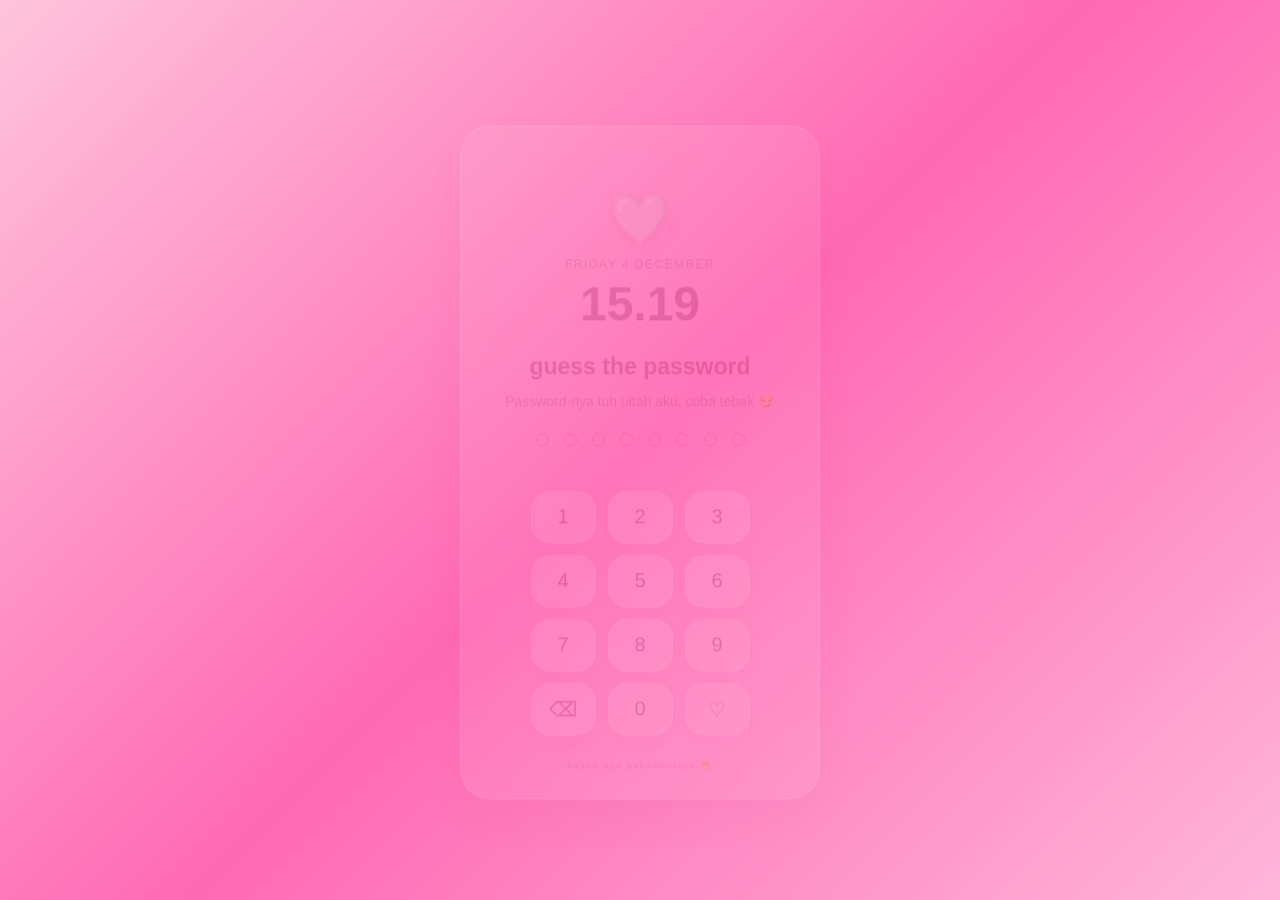
<file: index.html>
<!DOCTYPE html>
<html lang="id">
<head>
  <meta charset="UTF-8">
  <meta name="viewport" content="width=device-width, initial-scale=1.0">
  <title>Website Saya</title>
  <meta http-equiv="refresh" content="0; url=lockscreen.html">
</head>
<body>
  <p>Membuka website...</p>
  <a href="lockscreen.html">Buka website</a>
</body>
</html>
</file>
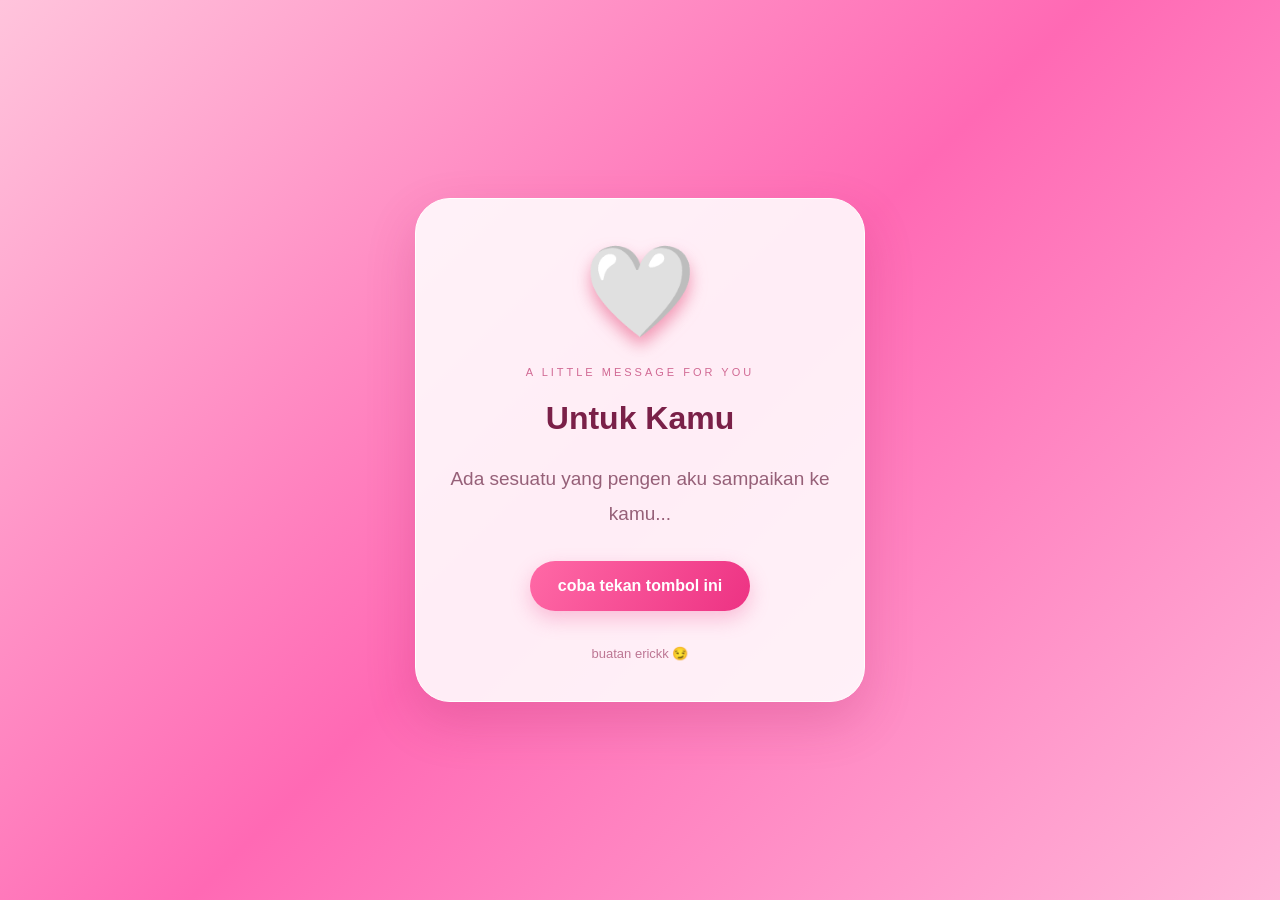
<file: halaman1.html>
<!DOCTYPE html>
<html lang="id">
<head>
  <meta charset="UTF-8">
  <meta name="viewport" content="width=device-width, initial-scale=1.0">
  <title>For You ❤️</title>
  <link rel="stylesheet" href="halaman_1.css">
</head>
<body>
  <main class="card">
    <div class="heart">🤍</div>

    <p class="small">A LITTLE MESSAGE FOR YOU</p>
    <h1>Untuk Kamu</h1>

    <p class="intro">
      Ada sesuatu yang pengen aku
      sampaikan ke kamu...
    </p>

    <a href="lockscreen.html" class="button">
      coba tekan tombol ini
    </a>

    <footer>buatan erickk 😏</footer>
  </main>
</body>
</html>
</file>
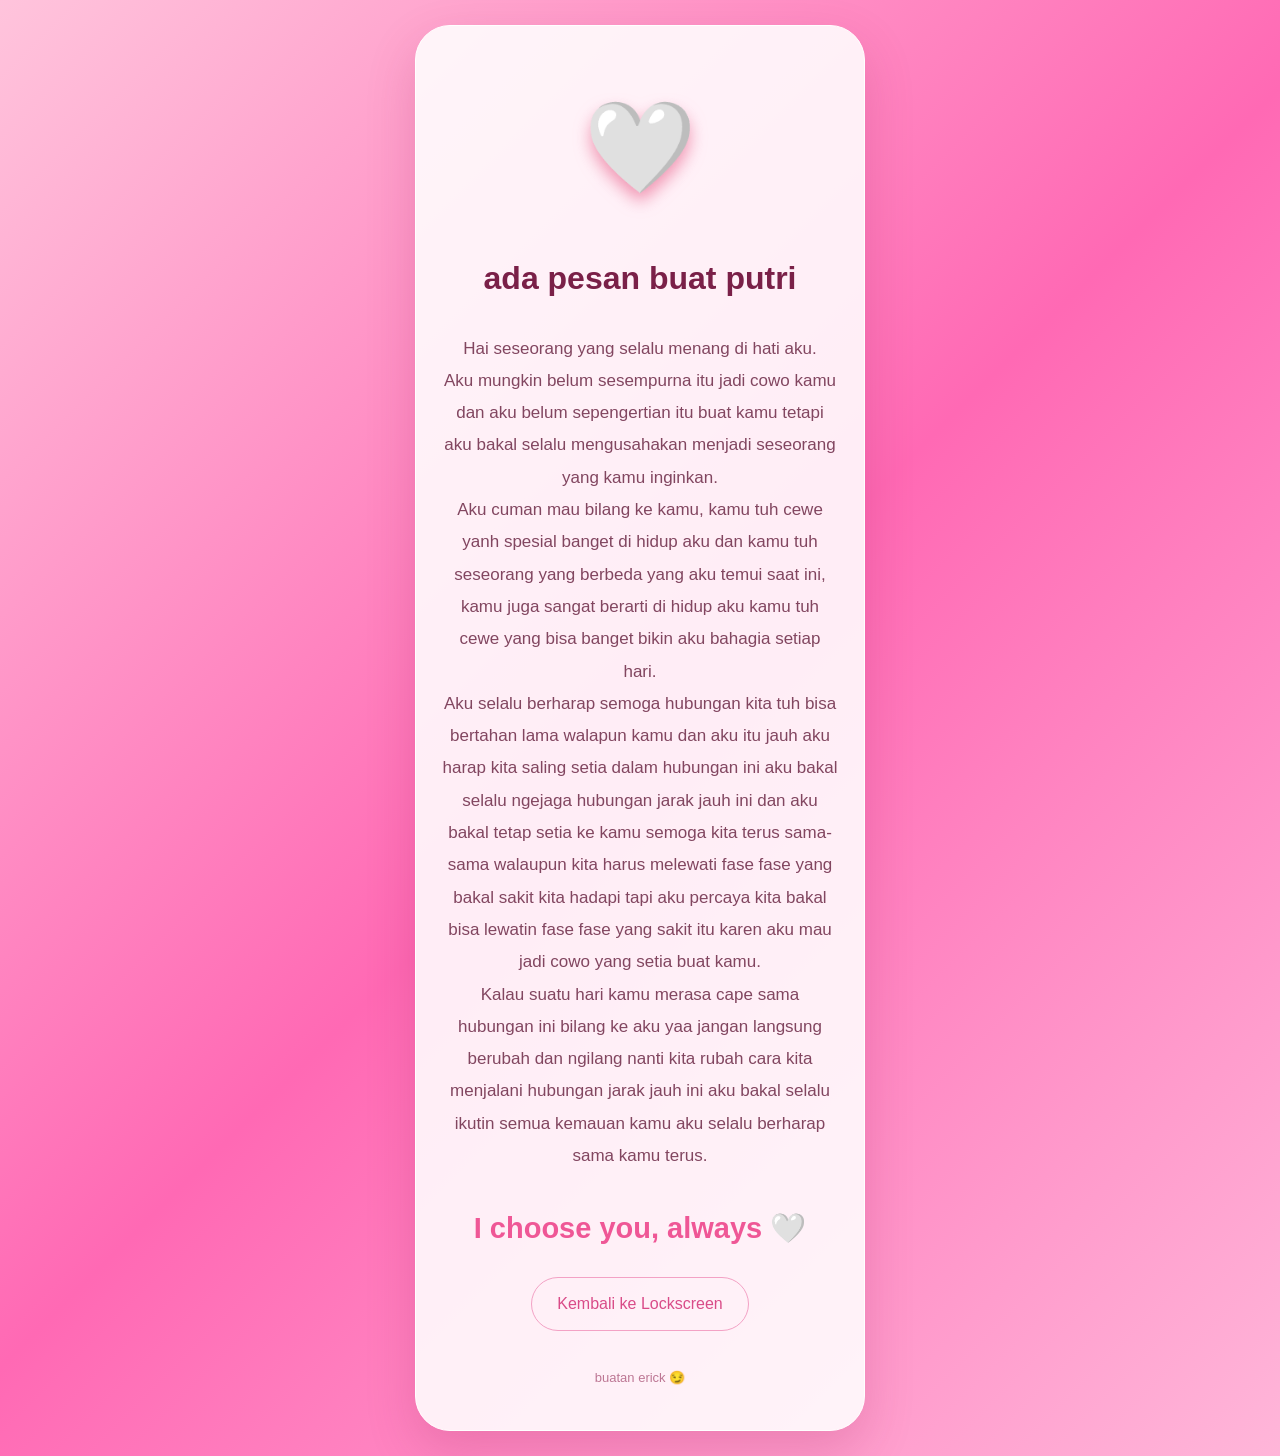
<file: kata_kata.html>
<!DOCTYPE html>
<html lang="id">
<head>
  <meta charset="UTF-8">
  <meta name="viewport" content="width=device-width, initial-scale=1.0">
  <title>A Letter for You 💌</title>
  <link rel="stylesheet" href="halaman_1.css">
</head>
<body>

  <main class="card message-card">

    <div class="heart">🤍</div>

    <h1>ada pesan buat putri</h1>

    <div class="message">
      <p>
        Hai seseorang yang selalu menang di hati aku.
      </p>

      <p>
       Aku mungkin belum sesempurna itu jadi cowo kamu dan aku belum sepengertian itu buat kamu tetapi aku bakal selalu mengusahakan 
       menjadi seseorang yang kamu inginkan.
      </p>

      <p>
        Aku cuman mau bilang ke kamu, kamu tuh cewe yanh spesial banget di hidup aku
        dan kamu tuh seseorang yang berbeda yang aku temui saat ini, kamu juga sangat berarti
        di hidup aku kamu tuh cewe yang bisa banget bikin aku bahagia setiap hari. 
      </p>

      <p>
        Aku selalu berharap semoga hubungan kita tuh bisa bertahan lama walapun kamu dan aku itu jauh aku harap kita saling setia 
        dalam hubungan ini aku bakal selalu ngejaga hubungan jarak jauh ini dan aku bakal tetap
        setia ke kamu semoga kita terus sama-sama walaupun kita harus melewati fase fase yang bakal 
        sakit kita hadapi tapi aku percaya kita bakal bisa lewatin fase fase yang sakit itu karen aku
        mau jadi cowo yang setia buat kamu.
      </p>

      <p>
        Kalau suatu hari kamu merasa cape sama hubungan ini bilang ke aku yaa 
        jangan langsung berubah dan ngilang nanti kita rubah cara kita menjalani hubungan
        jarak jauh ini aku bakal selalu ikutin  semua kemauan kamu aku selalu berharap sama kamu terus.
        
      </p>

      <p>
       
      </p>
    </div>

    <h2>I choose you, always 🤍</h2>

    

    
    <a href="lockscreen.html" class="back-button">
       Kembali ke Lockscreen
</a>

    </a>

    <footer>
      buatan erick 😏
    </footer>

  </main>

</body>
</html>
</file>
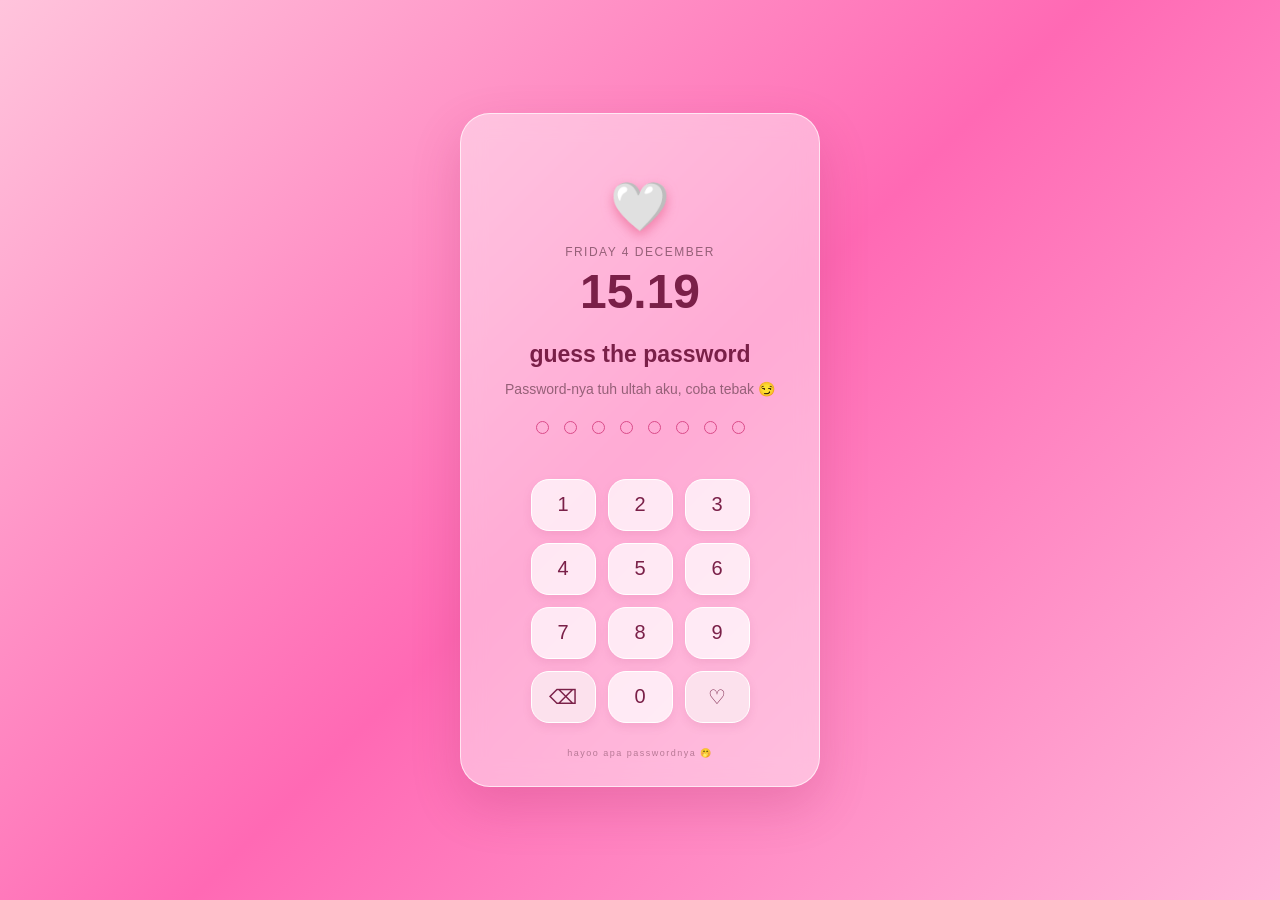
<file: lockscreen.html>
<!DOCTYPE html>
<html lang="id">
<head>
  <meta charset="UTF-8">
  <meta name="viewport" content="width=device-width, initial-scale=1.0">
  <title>Unlock My Heart 💗</title>
  <link rel="stylesheet" href="./halaman_1.css">
</head>
<body>

  <main class="lockscreen">


    <div class="lock-heart">🤍</div>

    <p class="lock-date" id="date">MONDAY, 17 OCTOBER</p>
    <h1 id="clock">00:00</h1>

    <p class="lock-title">guess the password</p>

    <p class="lock-subtitle">
      Password-nya tuh ultah aku, coba tebak 😏
    </p>

    <div class="password-dots">
      <span></span><span></span><span></span><span></span>
      <span></span><span></span><span></span><span></span>
    </div>

    <p id="error"></p>

    <div class="keypad">
      <button type="button" onclick="pressKey('1')">1</button>
      <button type="button" onclick="pressKey('2')">2</button>
      <button type="button" onclick="pressKey('3')">3</button>

      <button type="button" onclick="pressKey('4')">4</button>
      <button type="button" onclick="pressKey('5')">5</button>
      <button type="button" onclick="pressKey('6')">6</button>

      <button type="button" onclick="pressKey('7')">7</button>
      <button type="button" onclick="pressKey('8')">8</button>
      <button type="button" onclick="pressKey('9')">9</button>

      <button type="button" class="special"
        onclick="clearPassword()">⌫</button>
      <button type="button" onclick="pressKey('0')">0</button>
      <button type="button" class="special"
        onclick="checkPassword()">♡</button>
    </div>

    <p class="bottom-note">hayoo apa passwordnya 🤭</p>

  </main>

  <script src="./lock.js"></script>
</body>
</html>
</file>
<file: halaman_1.css>
* {
  margin: 0;
  padding: 0;
  box-sizing: border-box;
}


body {
  min-height: 100vh;
  min-height: 100dvh;
  display: flex;
  justify-content: center;
  align-items: center;
  padding: 25px 18px;
  font-family: Arial, sans-serif;
  background: linear-gradient(135deg, #ffc4dc, #ff69b4, #ffb6d9);
  color: #7a2048;
}

.card {
  width: 100%;
  max-width: 450px;
  padding: 40px 25px;
  text-align: center;
  border: 1px solid #ffffff;
  border-radius: 35px;
  background: rgba(255, 255, 255, 0.88);
  box-shadow: 0 20px 50px #9d245533;
  animation: muncul 0.8s ease;
}

.heart {
  display: inline-block;
  font-size: 90px;
  margin-bottom: 22px;
  filter: drop-shadow(0 9px 8px #e7548090);
  animation: detak 1.5s infinite;
}

.small {
  font-size: 11px;
  letter-spacing: 3px;
  color: #d16a94;
  margin-bottom: 22px;
}

h1 {
  font-size: 32px;
  margin-bottom: 25px;
  color: #7a2048;
}

.intro {
  font-size: 19px;
  line-height: 1.8;
  color: #966078;
  margin-bottom: 30px;
}

.button {
  display: inline-block;
  text-decoration: none;
  border: none;
  border-radius: 40px;
  padding: 16px 28px;
  font-size: 16px;
  font-weight: bold;
  color: white;
  background: linear-gradient(120deg, #ff69a6, #ed3283);
  box-shadow: 0 8px 20px #f05a9955;
  transition: 0.3s;
}

.button:hover {
  transform: translateY(-3px);
  box-shadow: 0 12px 25px #f05a9970;
}

.button:active {
  transform: scale(0.96);
}

footer {
  margin-top: 35px;
  font-size: 13px;
  color: #bd7794;
}

.message-card {
  line-height: 1.8;
}

.message {
  font-size: 17px;
  line-height: 1.9;
  margin: 25px 0;
  color: #824660;
}

h2 {
  margin-top: 30px;
  color: #ef5796;
  font-size: 29px;
}

.signature {
  margin-top: 18px;
  font-style: italic;
  color: #a65a7b;
}

.back-button {
  display: inline-block;
  margin-top: 22px;
  padding: 12px 25px;
  border: 1px solid #f3a2c5;
  border-radius: 30px;
  color: #d94b88;
  text-decoration: none;
}

body:has(.lockscreen) {
  min-height: 100vh;
  min-height: 100dvh;
  padding: 25px 18px;
  background: linear-gradient(135deg, #ffc4dc, #ff69b4, #ffb6d9);
}

.lockscreen {
  position: relative;
  width: 100%;
  max-width: 360px;
  padding: 65px 22px 28px;
  text-align: center;
  border: 1px solid #ffffffa8;
  border-radius: 30px;
  background: #ffffff70;
  box-shadow: 0 20px 50px #9d245533;
  backdrop-filter: blur(12px);
  animation: muncul 0.8s ease;
}

.top-label {
  position: absolute;
  top: 24px;
  left: 0;
  width: 100%;
  font-size: 9px;
  letter-spacing: 3px;
  color: #b87996;
}

.lock-heart {
  font-size: 48px;
  margin-bottom: 10px;
  filter: drop-shadow(0 5px 6px #e7548090);
  animation: detak 1.5s infinite;
}

.lock-date {
  font-size: 12px;
  letter-spacing: 1.5px;
  margin-bottom: 5px;
  color: #966078;
}

#clock {
  font-size: 48px;
  margin-bottom: 22px;
  color: #7a2048;
}

.lock-title {
  font-size: 23px;
  font-weight: bold;
  margin-bottom: 10px;
}

.lock-subtitle {
  font-size: 14px;
  line-height: 1.6;
  margin-bottom: 20px;
  color: #966078;
}

.password-dots {
  display: flex;
  justify-content: center;
  gap: 15px;
  margin: 20px 0 12px;
}

.password-dots span {
  display: block;
  width: 13px;
  height: 13px;
  border: 1.5px solid #d94b88;
  border-radius: 50%;
  background: transparent;
}

.password-dots span.filled {
  background: #d94b88;
}

#error {
  min-height: 18px;
  margin-bottom: 10px;
  font-size: 12px;
  color: #c2185b;
}

.keypad {
  display: grid;
  grid-template-columns: repeat(3, 65px);
  justify-content: center;
  gap: 12px;
  margin: 15px auto 25px;
}

.keypad button {
  width: 65px;
  height: 52px;
  border: 1px solid #ffffff;
  border-radius: 18px;
  background: #ffffffb8;
  color: #7a2048;
  font-size: 20px;
  cursor: pointer;
  box-shadow: 0 4px 10px #9d24551a;
  transition: transform 0.2s, background 0.2s;
}

.keypad button:active {
  transform: scale(0.92);
  background: #ffc4dc;
}

.keypad button.special {
  background: #fce1ed;
}

.bottom-note {
  font-size: 9px;
  letter-spacing: 1.5px;
  color: #b87996;
}

@keyframes detak {
  0%, 100% {
    transform: scale(1);
  }
  50% {
    transform: scale(1.1);
  }
}

@keyframes muncul {
  from {
    opacity: 0;
    transform: translateY(15px);
  }
  to {
    opacity: 1;
    transform: translateY(0);
  }
}

@media (max-width: 480px) {
  .card {
    padding: 35px 22px;
  }

  body:has(.card) h1 {
    font-size: 28px;
  }

  .intro {
    font-size: 17px;
  }

  .heart {
    font-size: 80px;
  }

  .message {
    font-size: 16px;
  }

  .lockscreen {
    padding-left: 14px;
    padding-right: 14px;
  }

  .keypad {
    grid-template-columns: repeat(3, 58px);
    gap: 10px;
  }

  .keypad button {
    width: 58px;
    height: 48px;
  }
}
</file>
